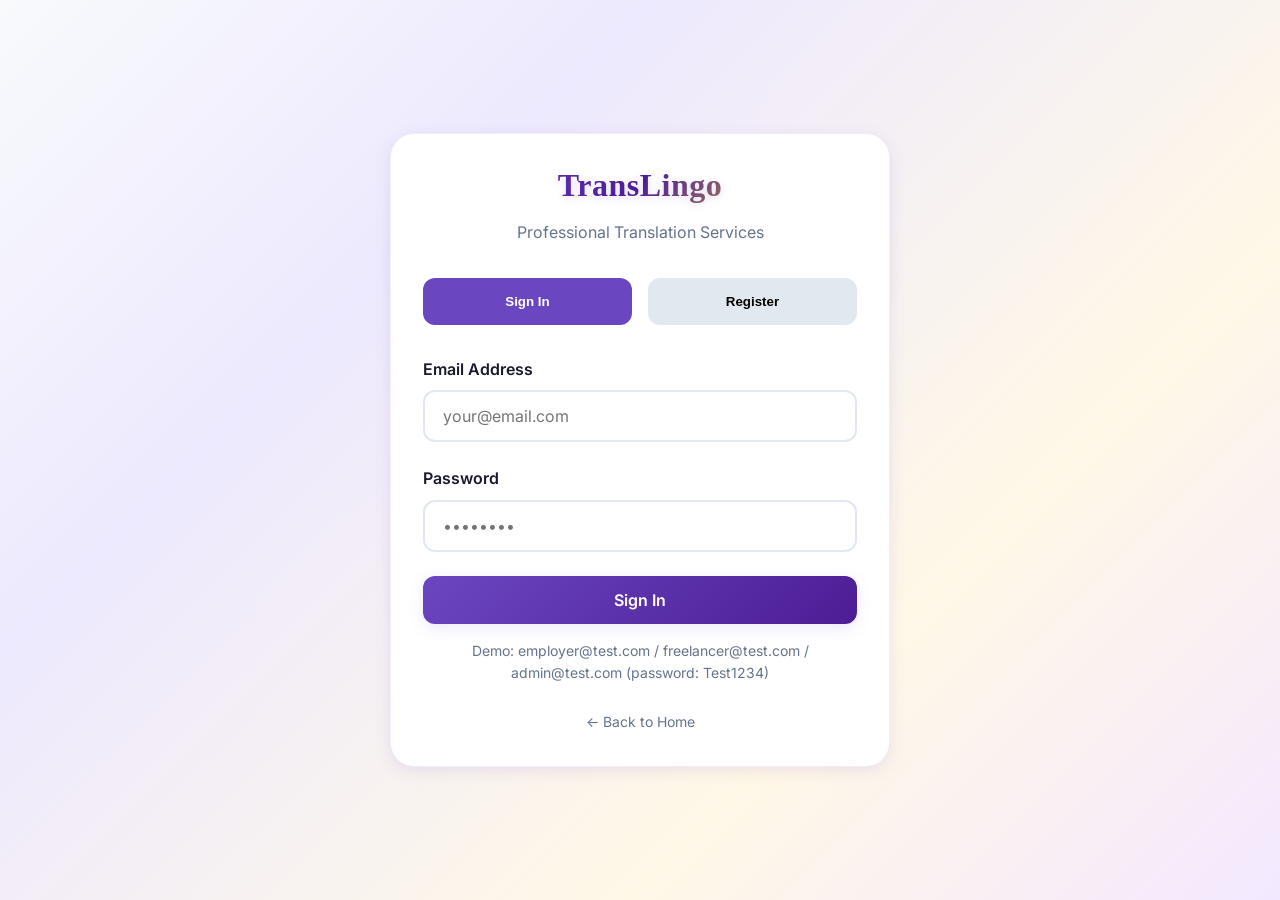
<file: translation-platform/admin-dashboard.html>
<!DOCTYPE html>
<html lang="en">

<head>
    <meta charset="UTF-8">
    <meta name="viewport" content="width=device-width, initial-scale=1.0">
    <title>Admin Dashboard - TransLingo</title>

    <!-- Google Fonts -->
    <link rel="preconnect" href="https://fonts.googleapis.com">
    <link rel="preconnect" href="https://fonts.gstatic.com" crossorigin>
    <link
        href="https://fonts.googleapis.com/css2?family=Inter:wght@400;500;600;700&family=Outfit:wght@700;800&display=swap"
        rel="stylesheet">

    <!-- Font Awesome -->
    <link rel="stylesheet" href="https://cdnjs.cloudflare.com/ajax/libs/font-awesome/6.5.1/css/all.min.css">

    <!-- Stylesheets -->
    <link rel="stylesheet" href="css/main.css">
    <link rel="stylesheet" href="css/components.css">
    <link rel="stylesheet" href="css/pages.css">
</head>

<body>
    <!-- Navigation -->
    <nav class="navbar">
        <div class="navbar-container">
            <div class="navbar-brand">TransLingo Admin</div>
            <ul class="navbar-menu">
                <li><a href="admin-dashboard.html">Dashboard</a></li>
            </ul>
            <div class="navbar-actions">
                <button class="btn btn-secondary btn-sm" id="userMenuBtn">
                    <span id="userName">Admin</span> ▾
                </button>
            </div>
        </div>
    </nav>

    <!-- Admin Dashboard -->
    <div class="admin-panel">
        <div class="container">
            <div class="dashboard-header">
                <h1 class="dashboard-title">Platform Administration</h1>
                <p class="dashboard-subtitle">Monitor and manage the TransLingo platform</p>
            </div>

            <!-- Platform Stats -->
            <div class="dashboard-stats" id="platformStats"></div>

            <!-- Tabs -->
            <div class="admin-tabs">
                <button class="admin-tab active" data-tab="overview">Overview</button>
                <button class="admin-tab" data-tab="users">Users</button>
                <button class="admin-tab" data-tab="transactions">Transactions</button>
                <button class="admin-tab" data-tab="jobs">Jobs</button>
            </div>

            <!-- Tab Content -->
            <div id="tabContent"></div>
        </div>
    </div>

    <!-- User Action Modal -->
    <div id="userActionModal" class="modal">
        <div class="modal-content">
            <div class="modal-header">
                <h2 class="modal-title">User Actions</h2>
                <button class="modal-close" onclick="UI.hideModal('userActionModal')">&times;</button>
            </div>
            <div id="userActionContent"></div>
        </div>
    </div>

    <!-- Scripts -->
    <script src="js/config.js"></script>
    <script src="js/utils.js"></script>
    <script src="js/storage.js"></script>
    <script src="js/auth.js"></script>
    <script src="js/ui.js"></script>
    <script src="js/jobs.js"></script>
    <script src="js/proposals.js"></script>
    <script src="js/payments.js"></script>
    <script src="js/admin.js"></script>
    <script src="js/sample-data.js"></script>

    <script>
        // Check authentication
        if (!Auth.requireAuth() || !Auth.hasRole(CONFIG.USER_ROLES.ADMIN)) {
            window.location.href = 'auth.html';
        }

        const currentUser = Auth.getCurrentUser();
        document.getElementById('userName').textContent = currentUser.firstName;

        // Load platform stats
        const stats = Admin.getPlatformStats();
        const revenue = Admin.getPlatformRevenue();

        document.getElementById('platformStats').innerHTML = `
            <div class="stat-card">
                <div class="stat-value">${stats.totalUsers}</div>
                <div class="stat-label">Total Users</div>
            </div>
            <div class="stat-card" style="background: linear-gradient(135deg, var(--success), #059669);">
                <div class="stat-value">${stats.totalJobs}</div>
                <div class="stat-label">Total Jobs</div>
            </div>
            <div class="stat-card" style="background: linear-gradient(135deg, var(--warning), #d97706);">
                <div class="stat-value">${stats.totalTransactions}</div>
                <div class="stat-label">Transactions</div>
            </div>
            <div class="stat-card" style="background: linear-gradient(135deg, var(--accent), #db2777);">
                <div class="stat-value">${Utils.formatCurrency(revenue)}</div>
                <div class="stat-label">Platform Revenue</div>
            </div>
        `;

        // Tab switching
        document.querySelectorAll('.admin-tab').forEach(tab => {
            tab.addEventListener('click', () => {
                document.querySelectorAll('.admin-tab').forEach(t => t.classList.remove('active'));
                tab.classList.add('active');
                loadTabContent(tab.dataset.tab);
            });
        });

        function loadTabContent(tabName) {
            const tabContent = document.getElementById('tabContent');

            switch (tabName) {
                case 'overview':
                    showOverview();
                    break;
                case 'users':
                    showUsers();
                    break;
                case 'transactions':
                    showTransactions();
                    break;
                case 'jobs':
                    showJobs();
                    break;
            }
        }

        function showOverview() {
            const tabContent = document.getElementById('tabContent');
            const users = Admin.getAllUsers();
            const jobs = Jobs.getAll();
            const transactions = Admin.getAllTransactions();

            const activeJobs = jobs.filter(j => j.status === CONFIG.JOB_STATUS.IN_PROGRESS).length;
            const completedJobs = jobs.filter(j => j.status === CONFIG.JOB_STATUS.COMPLETED).length;
            const employers = users.filter(u => u.role === CONFIG.USER_ROLES.EMPLOYER).length;
            const freelancers = users.filter(u => u.role === CONFIG.USER_ROLES.FREELANCER).length;

            tabContent.innerHTML = `
                <div class="row">
                    <div class="col-6">
                        <div class="card">
                            <h3>User Distribution</h3>
                            <div style="margin-top: var(--spacing-lg);">
                                <div class="d-flex justify-between mb-2">
                                    <span>Employers</span>
                                    <strong>${employers}</strong>
                                </div>
                                <div class="d-flex justify-between mb-2">
                                    <span>Freelancers</span>
                                    <strong>${freelancers}</strong>
                                </div>
                                <div class="d-flex justify-between">
                                    <span>Admins</span>
                                    <strong>${users.filter(u => u.role === CONFIG.USER_ROLES.ADMIN).length}</strong>
                                </div>
                            </div>
                        </div>
                    </div>
                    <div class="col-6">
                        <div class="card">
                            <h3>Job Statistics</h3>
                            <div style="margin-top: var(--spacing-lg);">
                                <div class="d-flex justify-between mb-2">
                                    <span>Open Jobs</span>
                                    <strong>${jobs.filter(j => j.status === CONFIG.JOB_STATUS.OPEN).length}</strong>
                                </div>
                                <div class="d-flex justify-between mb-2">
                                    <span>In Progress</span>
                                    <strong>${activeJobs}</strong>
                                </div>
                                <div class="d-flex justify-between">
                                    <span>Completed</span>
                                    <strong>${completedJobs}</strong>
                                </div>
                            </div>
                        </div>
                    </div>
                </div>

                <div class="card mt-3">
                    <h3>Recent Activity</h3>
                    <div class="data-table">
                        <table>
                            <thead>
                                <tr>
                                    <th>Date</th>
                                    <th>Type</th>
                                    <th>Description</th>
                                    <th>Amount</th>
                                </tr>
                            </thead>
                            <tbody>
                                ${transactions.slice(0, 10).map(t => {
                const job = Jobs.getById(t.jobId);
                return `
                                        <tr>
                                            <td>${Utils.formatDate(t.createdAt)}</td>
                                            <td><span class="badge badge-info">Transaction</span></td>
                                            <td>${job ? Utils.truncate(job.title, 50) : 'N/A'}</td>
                                            <td><strong>${Utils.formatCurrency(t.totalAmount)}</strong></td>
                                        </tr>
                                    `;
            }).join('')}
                            </tbody>
                        </table>
                    </div>
                </div>
            `;
        }

        function showUsers() {
            const tabContent = document.getElementById('tabContent');
            const users = Admin.getAllUsers();

            tabContent.innerHTML = `
                <div class="card">
                    <h2>User Management</h2>
                    <div class="data-table">
                        <table>
                            <thead>
                                <tr>
                                    <th>Name</th>
                                    <th>Email</th>
                                    <th>Role</th>
                                    <th>Status</th>
                                    <th>Joined</th>
                                    <th>Actions</th>
                                </tr>
                            </thead>
                            <tbody>
                                ${users.map(user => `
                                    <tr>
                                        <td><strong>${user.firstName} ${user.lastName}</strong></td>
                                        <td>${user.email}</td>
                                        <td><span class="badge badge-primary">${user.role}</span></td>
                                        <td>
                                            <span class="badge ${user.isActive ? 'badge-success' : 'badge-error'}">
                                                ${user.isActive ? 'Active' : 'Suspended'}
                                            </span>
                                            ${user.isVerified ? '<span class="badge badge-info ml-1">Verified</span>' : ''}
                                        </td>
                                        <td>${Utils.formatDate(user.createdAt)}</td>
                                        <td>
                                            ${user.role !== CONFIG.USER_ROLES.ADMIN ? `
                                                <button class="btn btn-sm btn-outline" onclick="manageUser('${user.id}')">
                                                    <i class="fas fa-cog"></i> Manage
                                                </button>
                                            ` : ''}
                                        </td>
                                    </tr>
                                `).join('')}
                            </tbody>
                        </table>
                    </div>
                </div>
            `;
        }

        function showTransactions() {
            const tabContent = document.getElementById('tabContent');
            const transactions = Admin.getAllTransactions();

            tabContent.innerHTML = `
                <div class="card">
                    <h2>Transaction Monitoring</h2>
                    <div class="data-table">
                        <table>
                            <thead>
                                <tr>
                                    <th>Date</th>
                                    <th>Job</th>
                                    <th>Employer</th>
                                    <th>Freelancer</th>
                                    <th>Amount</th>
                                    <th>Platform Fee</th>
                                    <th>Status</th>
                                </tr>
                            </thead>
                            <tbody>
                                ${transactions.map(t => {
                const job = Jobs.getById(t.jobId);
                const employer = Auth.getUserById(t.employerId);
                const freelancer = Auth.getUserById(t.freelancerId);
                const statusBadge = {
                    [CONFIG.PAYMENT_STATUS.PENDING]: 'badge-warning',
                    [CONFIG.PAYMENT_STATUS.HELD]: 'badge-info',
                    [CONFIG.PAYMENT_STATUS.RELEASED]: 'badge-success',
                    [CONFIG.PAYMENT_STATUS.REFUNDED]: 'badge-error'
                }[t.status] || 'badge-primary';

                return `
                                        <tr>
                                            <td>${Utils.formatDate(t.createdAt)}</td>
                                            <td>${job ? Utils.truncate(job.title, 30) : 'N/A'}</td>
                                            <td>${employer ? `${employer.firstName} ${employer.lastName}` : 'N/A'}</td>
                                            <td>${freelancer ? `${freelancer.firstName} ${freelancer.lastName}` : 'N/A'}</td>
                                            <td><strong>${Utils.formatCurrency(t.totalAmount)}</strong></td>
                                            <td>${Utils.formatCurrency(t.platformFee)}</td>
                                            <td><span class="badge ${statusBadge}">${t.status}</span></td>
                                        </tr>
                                    `;
            }).join('')}
                            </tbody>
                        </table>
                    </div>
                </div>
            `;
        }

        function showJobs() {
            const tabContent = document.getElementById('tabContent');
            const jobs = Jobs.getAll();

            tabContent.innerHTML = `
                <div class="card">
                    <h2>Job Management</h2>
                    <div class="data-table">
                        <table>
                            <thead>
                                <tr>
                                    <th>Title</th>
                                    <th>Employer</th>
                                    <th>Languages</th>
                                    <th>Budget</th>
                                    <th>Proposals</th>
                                    <th>Status</th>
                                    <th>Posted</th>
                                </tr>
                            </thead>
                            <tbody>
                                ${jobs.map(job => {
                const statusBadge = {
                    [CONFIG.JOB_STATUS.OPEN]: 'badge-success',
                    [CONFIG.JOB_STATUS.IN_PROGRESS]: 'badge-warning',
                    [CONFIG.JOB_STATUS.COMPLETED]: 'badge-info',
                    [CONFIG.JOB_STATUS.DISPUTED]: 'badge-error'
                }[job.status] || 'badge-primary';

                return `
                                        <tr>
                                            <td>
                                                <a href="job-detail.html?id=${job.id}" style="font-weight: 600;">
                                                    ${Utils.truncate(job.title, 40)}
                                                </a>
                                            </td>
                                            <td>${job.employerName}</td>
                                            <td>${job.sourceLang} → ${job.targetLang}</td>
                                            <td>${Utils.formatCurrency(job.budget)}</td>
                                            <td>${job.proposalCount}</td>
                                            <td><span class="badge ${statusBadge}">${job.status.replace('_', ' ')}</span></td>
                                            <td>${Utils.formatDate(job.createdAt)}</td>
                                        </tr>
                                    `;
            }).join('')}
                            </tbody>
                        </table>
                    </div>
                </div>
            `;
        }

        window.manageUser = function (userId) {
            const user = Auth.getUserById(userId);
            const modalContent = document.getElementById('userActionContent');

            modalContent.innerHTML = `
                <div>
                    <h3>${user.firstName} ${user.lastName}</h3>
                    <p><strong>Email:</strong> ${user.email}</p>
                    <p><strong>Role:</strong> ${user.role}</p>
                    <p><strong>Status:</strong> ${user.isActive ? 'Active' : 'Suspended'}</p>
                    <p><strong>Verified:</strong> ${user.isVerified ? 'Yes' : 'No'}</p>

                    <div style="margin-top: var(--spacing-xl); display: flex; gap: var(--spacing-md);">
                        ${!user.isVerified ? `
                            <button class="btn btn-success" onclick="verifyUser('${userId}')">
                                <i class="fas fa-check-circle"></i> Verify User
                            </button>
                        ` : ''}
                        ${user.isActive ? `
                            <button class="btn btn-warning" onclick="suspendUser('${userId}')">
                                <i class="fas fa-ban"></i> Suspend User
                            </button>
                        ` : `
                            <button class="btn btn-success" onclick="activateUser('${userId}')">
                                <i class="fas fa-check"></i> Activate User
                            </button>
                        `}
                    </div>
                </div>
            `;

            UI.showModal('userActionModal');
        };

        window.verifyUser = function (userId) {
            const result = Admin.verifyUser(userId);
            if (result.success) {
                UI.showToast('User verified successfully', 'success');
                UI.hideModal('userActionModal');
                showUsers();
            } else {
                UI.showToast(result.error, 'error');
            }
        };

        window.suspendUser = function (userId) {
            UI.confirm('Suspend this user?', () => {
                const result = Admin.suspendUser(userId);
                if (result.success) {
                    UI.showToast('User suspended', 'success');
                    UI.hideModal('userActionModal');
                    showUsers();
                } else {
                    UI.showToast(result.error, 'error');
                }
            });
        };

        window.activateUser = function (userId) {
            const result = Admin.activateUser(userId);
            if (result.success) {
                UI.showToast('User activated', 'success');
                UI.hideModal('userActionModal');
                showUsers();
            } else {
                UI.showToast(result.error, 'error');
            }
        };

        // Initial load
        showOverview();

        // Logout
        document.getElementById('userMenuBtn').addEventListener('click', () => {
            if (confirm('Do you want to logout?')) {
                Auth.logout();
            }
        });
    </script>
</body>

</html>
</file>
<file: translation-platform/css/main.css>
/* Main Stylesheet - TransLingo Platform - Royal Edition */

/* ==================== CSS VARIABLES ==================== */
:root {
    /* Royal Color Palette */
    --primary: #6B46C1;
    --primary-dark: #553C9A;
    --primary-light: #9F7AEA;
    --secondary: #D946EF;
    --accent: #F59E0B;
    --gold: #FFD700;
    --gold-light: #FFEAA7;
    --gold-dark: #D4AF37;
    --royal-purple: #4C1D95;
    --royal-blue: #1E3A8A;

    /* Neutral Colors with warmth */
    --dark: #1A1A2E;
    --dark-light: #16213E;
    --gray: #64748B;
    --gray-light: #94A3B8;
    --gray-lighter: #E2E8F0;
    --white: #FFFFFF;
    --cream: #FFF8E7;

    /* Status Colors */
    --success: #059669;
    --warning: #F59E0B;
    --error: #DC2626;
    --info: #0EA5E9;

    /* Premium Typography */
    --font-primary: 'Inter', -apple-system, BlinkMacSystemFont, 'Segoe UI', sans-serif;
    --font-heading: 'Playfair Display', Georgia, serif;
    --font-accent: 'Cinzel', serif;

    /* Spacing */
    --spacing-xs: 0.25rem;
    --spacing-sm: 0.5rem;
    --spacing-md: 1rem;
    --spacing-lg: 1.5rem;
    --spacing-xl: 2rem;
    --spacing-2xl: 3rem;
    --spacing-3xl: 4rem;

    /* Border Radius */
    --radius-sm: 0.5rem;
    --radius-md: 0.75rem;
    --radius-lg: 1rem;
    --radius-xl: 1.5rem;
    --radius-full: 9999px;

    /* Luxurious Shadows */
    --shadow-sm: 0 2px 8px rgba(107, 70, 193, 0.08);
    --shadow-md: 0 4px 16px rgba(107, 70, 193, 0.12);
    --shadow-lg: 0 12px 32px rgba(107, 70, 193, 0.18);
    --shadow-xl: 0 20px 48px rgba(107, 70, 193, 0.25);
    --shadow-gold: 0 8px 32px rgba(255, 215, 0, 0.3);

    /* Smooth Transitions */
    --transition-fast: 0.2s cubic-bezier(0.4, 0, 0.2, 1);
    --transition-base: 0.4s cubic-bezier(0.4, 0, 0.2, 1);
    --transition-slow: 0.6s cubic-bezier(0.4, 0, 0.2, 1);

    /* Z-index */
    --z-dropdown: 1000;
    --z-modal: 2000;
    --z-toast: 3000;
}

/* ==================== RESET & BASE ==================== */
* {
    margin: 0;
    padding: 0;
    box-sizing: border-box;
}

html {
    font-size: 16px;
    scroll-behavior: smooth;
}

body {
    font-family: var(--font-primary);
    color: var(--dark);
    background: linear-gradient(135deg, #F8FAFC 0%, #EDE9FE 30%, #FFF8E7 70%, #F3E8FF 100%);
    background-attachment: fixed;
    line-height: 1.6;
    -webkit-font-smoothing: antialiased;
    -moz-osx-font-smoothing: grayscale;
}

/* ==================== TYPOGRAPHY ==================== */
h1,
h2,
h3,
h4,
h5,
h6 {
    font-family: var(--font-heading);
    font-weight: 700;
    line-height: 1.2;
    margin-bottom: var(--spacing-md);
    color: var(--dark);
    letter-spacing: -0.02em;
}

h1 {
    font-size: 3rem;
}

h2 {
    font-size: 2.25rem;
}

h3 {
    font-size: 1.875rem;
}

h4 {
    font-size: 1.5rem;
}

h5 {
    font-size: 1.25rem;
}

h6 {
    font-size: 1rem;
}

p {
    margin-bottom: var(--spacing-md);
}

a {
    color: var(--primary);
    text-decoration: none;
    transition: color var(--transition-fast);
}

a:hover {
    color: var(--primary-dark);
}

/* ==================== LAYOUT ==================== */
.container {
    width: 100%;
    max-width: 1200px;
    margin: 0 auto;
    padding: 0 var(--spacing-lg);
}

.container-fluid {
    width: 100%;
    padding: 0 var(--spacing-lg);
}

.row {
    display: flex;
    flex-wrap: wrap;
    margin: 0 calc(var(--spacing-md) * -1);
}

.col {
    flex: 1;
    padding: 0 var(--spacing-md);
}

.col-2 {
    flex: 0 0 16.666%;
    max-width: 16.666%;
}

.col-3 {
    flex: 0 0 25%;
    max-width: 25%;
}

.col-4 {
    flex: 0 0 33.333%;
    max-width: 33.333%;
}

.col-6 {
    flex: 0 0 50%;
    max-width: 50%;
}

.col-8 {
    flex: 0 0 66.666%;
    max-width: 66.666%;
}

.col-9 {
    flex: 0 0 75%;
    max-width: 75%;
}

.col-12 {
    flex: 0 0 100%;
    max-width: 100%;
}

/* ==================== UTILITIES ==================== */
.text-center {
    text-align: center;
}

.text-left {
    text-align: left;
}

.text-right {
    text-align: right;
}

.mt-1 {
    margin-top: var(--spacing-sm);
}

.mt-2 {
    margin-top: var(--spacing-md);
}

.mt-3 {
    margin-top: var(--spacing-lg);
}

.mt-4 {
    margin-top: var(--spacing-xl);
}

.mb-1 {
    margin-bottom: var(--spacing-sm);
}

.mb-2 {
    margin-bottom: var(--spacing-md);
}

.mb-3 {
    margin-bottom: var(--spacing-lg);
}

.mb-4 {
    margin-bottom: var(--spacing-xl);
}

.p-1 {
    padding: var(--spacing-sm);
}

.p-2 {
    padding: var(--spacing-md);
}

.p-3 {
    padding: var(--spacing-lg);
}

.p-4 {
    padding: var(--spacing-xl);
}

.d-flex {
    display: flex;
}

.flex-column {
    flex-direction: column;
}

.flex-wrap {
    flex-wrap: wrap;
}

.align-center {
    align-items: center;
}

.justify-center {
    justify-content: center;
}

.justify-between {
    justify-content: space-between;
}

.gap-1 {
    gap: var(--spacing-sm);
}

.gap-2 {
    gap: var(--spacing-md);
}

.gap-3 {
    gap: var(--spacing-lg);
}

.hidden {
    display: none;
}

/* ==================== BUTTONS ==================== */
.btn {
    display: inline-flex;
    align-items: center;
    justify-content: center;
    gap: var(--spacing-sm);
    padding: 0.875rem 1.75rem;
    font-size: 1rem;
    font-weight: 600;
    border: none;
    border-radius: var(--radius-md);
    cursor: pointer;
    transition: all var(--transition-base);
    text-decoration: none;
    font-family: var(--font-primary);
    position: relative;
    overflow: hidden;
}

.btn::before {
    content: '';
    position: absolute;
    top: 50%;
    left: 50%;
    width: 0;
    height: 0;
    border-radius: 50%;
    background: rgba(255, 255, 255, 0.3);
    transform: translate(-50%, -50%);
    transition: width 0.6s, height 0.6s;
}

.btn:hover::before {
    width: 300px;
    height: 300px;
}

.btn:disabled {
    opacity: 0.5;
    cursor: not-allowed;
}

.btn-primary {
    background: linear-gradient(135deg, var(--primary) 0%, var(--royal-purple) 100%);
    color: var(--white);
    box-shadow: var(--shadow-md);
}

.btn-primary:hover:not(:disabled) {
    transform: translateY(-3px);
    box-shadow: var(--shadow-xl);
}

.btn-secondary {
    background: linear-gradient(135deg, var(--gray-light) 0%, var(--gray) 100%);
    color: var(--dark);
}

.btn-secondary:hover:not(:disabled) {
    background: linear-gradient(135deg, var(--gray) 0%, var(--dark-light) 100%);
    color: var(--white);
    transform: translateY(-2px);
}

.btn-success {
    background: linear-gradient(135deg, var(--success) 0%, #047857 100%);
    color: var(--white);
    box-shadow: var(--shadow-md);
}

.btn-danger {
    background: linear-gradient(135deg, var(--error) 0%, #B91C1C 100%);
    color: var(--white);
    box-shadow: var(--shadow-md);
}

.btn-outline {
    background: transparent;
    border: 2px solid var(--primary);
    color: var(--primary);
}

.btn-outline:hover:not(:disabled) {
    background: var(--primary);
    color: var(--white);
    transform: translateY(-2px);
}

.btn-sm {
    padding: 0.625rem 1.25rem;
    font-size: 0.875rem;
}

.btn-lg {
    padding: 1.125rem 2.25rem;
    font-size: 1.125rem;
}

.btn.loading {
    position: relative;
    color: transparent;
}

.btn.loading::after {
    content: '';
    position: absolute;
    width: 1rem;
    height: 1rem;
    border: 2px solid currentColor;
    border-radius: 50%;
    border-top-color: transparent;
    animation: spin 0.6s linear infinite;
}

@keyframes spin {
    to {
        transform: rotate(360deg);
    }
}

/* ==================== FORMS ==================== */
.form-group {
    margin-bottom: var(--spacing-lg);
}

label {
    display: block;
    margin-bottom: var(--spacing-sm);
    font-weight: 600;
    color: var(--dark);
}

input[type="text"],
input[type="email"],
input[type="password"],
input[type="number"],
input[type="date"],
input[type="tel"],
input[type="url"],
select,
textarea {
    width: 100%;
    padding: 0.875rem 1.125rem;
    font-size: 1rem;
    font-family: var(--font-primary);
    color: var(--dark);
    background: var(--white);
    border: 2px solid var(--gray-lighter);
    border-radius: var(--radius-md);
    transition: all var(--transition-base);
}

input:focus,
select:focus,
textarea:focus {
    outline: none;
    border-color: var(--primary);
    box-shadow: 0 0 0 4px rgba(107, 70, 193, 0.1);
}

input.error,
select.error,
textarea.error {
    border-color: var(--error);
}

.field-error {
    color: var(--error);
    font-size: 0.875rem;
    margin-top: var(--spacing-xs);
}

textarea {
    resize: vertical;
    min-height: 120px;
}

/* ==================== CARDS ==================== */
.card {
    background: var(--white);
    border-radius: var(--radius-xl);
    box-shadow: var(--shadow-md);
    padding: var(--spacing-xl);
    transition: all var(--transition-base);
    border: 1px solid rgba(107, 70, 193, 0.1);
}

.card:hover {
    box-shadow: var(--shadow-lg);
    transform: translateY(-4px);
}

.card-header {
    margin-bottom: var(--spacing-lg);
    padding-bottom: var(--spacing-lg);
    border-bottom: 2px solid var(--gray-lighter);
}

.card-title {
    font-size: 1.5rem;
    margin-bottom: 0;
}

.card-body {
    margin-bottom: var(--spacing-lg);
}

.card-footer {
    margin-top: var(--spacing-lg);
    padding-top: var(--spacing-lg);
    border-top: 2px solid var(--gray-lighter);
}

/* ==================== BADGES ==================== */
.badge {
    display: inline-flex;
    align-items: center;
    padding: 0.375rem 0.875rem;
    font-size: 0.75rem;
    font-weight: 700;
    border-radius: var(--radius-full);
    text-transform: uppercase;
    letter-spacing: 0.5px;
}

.badge-primary {
    background: linear-gradient(135deg, var(--primary-light), var(--primary));
    color: var(--white);
}

.badge-success {
    background: linear-gradient(135deg, #6EE7B7, var(--success));
    color: var(--white);
}

.badge-warning {
    background: linear-gradient(135deg, var(--gold-light), var(--warning));
    color: #78350F;
}

.badge-error {
    background: linear-gradient(135deg, #FCA5A5, var(--error));
    color: var(--white);
}

.badge-info {
    background: linear-gradient(135deg, #7DD3FC, var(--info));
    color: var(--white);
}

/* ==================== RESPONSIVE ==================== */
@media (max-width: 768px) {
    h1 {
        font-size: 2.25rem;
    }

    h2 {
        font-size: 1.875rem;
    }

    h3 {
        font-size: 1.5rem;
    }

    .col-2,
    .col-3,
    .col-4,
    .col-6,
    .col-8,
    .col-9 {
        flex: 0 0 100%;
        max-width: 100%;
    }

    .container {
        padding: 0 var(--spacing-md);
    }
}

@media (max-width: 480px) {
    html {
        font-size: 14px;
    }

    .btn {
        padding: 0.75rem 1.5rem;
    }
}
</file>
<file: translation-platform/css/components.css>
/* Component Styles - TransLingo Platform - Royal Edition */

/* ==================== NAVIGATION ==================== */
.navbar {
    background: rgba(255, 255, 255, 0.95);
    backdrop-filter: blur(20px);
    -webkit-backdrop-filter: blur(20px);
    box-shadow: 0 4px 24px rgba(107, 70, 193, 0.15);
    border-bottom: 1px solid rgba(107, 70, 193, 0.1);
    position: sticky;
    top: 0;
    z-index: 100;
}

.navbar-container {
    display: flex;
    align-items: center;
    justify-content: space-between;
    padding: var(--spacing-lg) var(--spacing-xl);
    max-width: 1400px;
    margin: 0 auto;
}

.navbar-brand {
    font-size: 1.75rem;
    font-weight: 800;
    font-family: var(--font-accent);
    background: linear-gradient(135deg, var(--primary) 0%, var(--royal-purple) 50%, var(--gold) 100%);
    -webkit-background-clip: text;
    -webkit-text-fill-color: transparent;
    background-clip: text;
    letter-spacing: 0.5px;
    text-shadow: 0 2px 8px rgba(107, 70, 193, 0.2);
}

.navbar-menu {
    display: flex;
    align-items: center;
    gap: var(--spacing-xl);
    list-style: none;
}

.navbar-menu a {
    color: var(--dark);
    font-weight: 600;
    transition: all var(--transition-fast);
    position: relative;
    padding: 0.5rem 0;
}

.navbar-menu a::after {
    content: '';
    position: absolute;
    bottom: 0;
    left: 0;
    width: 0;
    height: 2px;
    background: linear-gradient(90deg, var(--primary), var(--gold));
    transition: width var(--transition-base);
}

.navbar-menu a:hover {
    color: var(--primary);
}

.navbar-menu a:hover::after {
    width: 100%;
}

.navbar-actions {
    display: flex;
    align-items: center;
    gap: var(--spacing-lg);
}

.notification-icon {
    position: relative;
    cursor: pointer;
    font-size: 1.375rem;
    color: var(--dark);
    transition: all var(--transition-fast);
}

.notification-icon:hover {
    color: var(--primary);
    transform: scale(1.1);
}

.notification-badge {
    position: absolute;
    top: -8px;
    right: -8px;
    background: linear-gradient(135deg, var(--error), #B91C1C);
    color: var(--white);
    font-size: 0.625rem;
    font-weight: 700;
    padding: 0.25rem 0.5rem;
    border-radius: var(--radius-full);
    min-width: 20px;
    text-align: center;
    box-shadow: 0 2px 8px rgba(220, 38, 38, 0.4);
}


/* ==================== JOB CARDS ==================== */
.job-card {
    background: var(--white);
    border-radius: var(--radius-xl);
    padding: var(--spacing-xl);
    box-shadow: var(--shadow-md);
    transition: all var(--transition-base);
    cursor: pointer;
    border: 2px solid rgba(107, 70, 193, 0.1);
    position: relative;
    overflow: hidden;
}

.job-card::before {
    content: '';
    position: absolute;
    top: 0;
    left: 0;
    width: 100%;
    height: 4px;
    background: linear-gradient(90deg, var(--primary), var(--gold));
    transform: scaleX(0);
    transition: transform var(--transition-base);
}

.job-card:hover {
    box-shadow: var(--shadow-xl);
    transform: translateY(-6px);
    border-color: rgba(255, 215, 0, 0.3);
}

.job-card:hover::before {
    transform: scaleX(1);
}

.job-card-header {
    display: flex;
    justify-content: space-between;
    align-items: flex-start;
    margin-bottom: var(--spacing-md);
}

.job-card-title {
    font-size: 1.375rem;
    font-weight: 700;
    color: var(--dark);
    margin-bottom: var(--spacing-sm);
    font-family: var(--font-heading);
}

.job-card-meta {
    display: flex;
    gap: var(--spacing-lg);
    flex-wrap: wrap;
    margin-bottom: var(--spacing-md);
    font-size: 0.875rem;
    color: var(--gray);
}

.job-card-meta-item {
    display: flex;
    align-items: center;
    gap: var(--spacing-xs);
}

.job-card-description {
    color: var(--dark-light);
    margin-bottom: var(--spacing-md);
    line-height: 1.7;
}

.job-card-footer {
    display: flex;
    justify-content: space-between;
    align-items: center;
    padding-top: var(--spacing-md);
    border-top: 2px solid var(--gray-lighter);
}

.job-card-price {
    font-size: 1.75rem;
    font-weight: 800;
    background: linear-gradient(135deg, var(--primary), var(--gold));
    -webkit-background-clip: text;
    -webkit-text-fill-color: transparent;
    background-clip: text;
}

.job-card-languages {
    display: flex;
    gap: var(--spacing-sm);
    margin-bottom: var(--spacing-md);
    flex-wrap: wrap;
}

.language-badge {
    background: linear-gradient(135deg, var(--primary-light), var(--primary));
    color: var(--white);
    padding: 0.375rem 0.875rem;
    border-radius: var(--radius-full);
    font-size: 0.875rem;
    font-weight: 600;
    box-shadow: 0 2px 8px rgba(107, 70, 193, 0.2);
}

/* ==================== MODALS ==================== */
.modal {
    display: none;
    position: fixed;
    top: 0;
    left: 0;
    width: 100%;
    height: 100%;
    background: rgba(0, 0, 0, 0.5);
    z-index: var(--z-modal);
    align-items: center;
    justify-content: center;
    backdrop-filter: blur(4px);
}

.modal.active {
    display: flex;
}

.modal-content {
    background: var(--white);
    border-radius: var(--radius-xl);
    padding: var(--spacing-2xl);
    max-width: 600px;
    width: 90%;
    max-height: 90vh;
    overflow-y: auto;
    box-shadow: var(--shadow-xl);
    animation: modalSlideIn 0.3s ease;
}

@keyframes modalSlideIn {
    from {
        opacity: 0;
        transform: translateY(-20px);
    }

    to {
        opacity: 1;
        transform: translateY(0);
    }
}

.modal-header {
    display: flex;
    justify-content: space-between;
    align-items: center;
    margin-bottom: var(--spacing-xl);
}

.modal-title {
    font-size: 1.75rem;
    margin-bottom: 0;
}

.modal-close {
    background: none;
    border: none;
    font-size: 1.5rem;
    cursor: pointer;
    color: var(--gray);
    transition: color var(--transition-fast);
}

.modal-close:hover {
    color: var(--dark);
}

/* ==================== TOAST NOTIFICATIONS ==================== */
.toast {
    position: fixed;
    bottom: -100px;
    right: var(--spacing-xl);
    background: var(--white);
    padding: var(--spacing-lg);
    border-radius: var(--radius-lg);
    box-shadow: var(--shadow-xl);
    z-index: var(--z-toast);
    min-width: 300px;
    transition: bottom var(--transition-base);
}

.toast.show {
    bottom: var(--spacing-xl);
}

.toast-success {
    border-left: 4px solid var(--success);
}

.toast-error {
    border-left: 4px solid var(--error);
}

.toast-warning {
    border-left: 4px solid var(--warning);
}

.toast-info {
    border-left: 4px solid var(--info);
}

/* ==================== STARS RATING ==================== */
.stars {
    display: inline-flex;
    gap: 0.125rem;
    font-size: 1.25rem;
}

.star {
    color: var(--gray-light);
}

.star.filled {
    color: var(--warning);
}

.star.half {
    background: linear-gradient(90deg, var(--warning) 50%, var(--gray-light) 50%);
    -webkit-background-clip: text;
    -webkit-text-fill-color: transparent;
    background-clip: text;
}

/* ==================== PAGINATION ==================== */
.pagination {
    display: flex;
    gap: var(--spacing-sm);
    justify-content: center;
    margin-top: var(--spacing-xl);
}

.pagination-btn {
    padding: 0.5rem 0.75rem;
    border: 2px solid var(--gray-light);
    background: var(--white);
    color: var(--dark);
    border-radius: var(--radius-md);
    cursor: pointer;
    transition: all var(--transition-fast);
    font-weight: 600;
}

.pagination-btn:hover:not(:disabled) {
    border-color: var(--primary);
    color: var(--primary);
}

.pagination-btn.active {
    background: var(--primary);
    border-color: var(--primary);
    color: var(--white);
}

.pagination-btn:disabled {
    opacity: 0.3;
    cursor: not-allowed;
}

/* ==================== EMPTY STATE ==================== */
.empty-state {
    text-align: center;
    padding: var(--spacing-3xl) var(--spacing-xl);
    color: var(--gray);
}

.empty-state p {
    font-size: 1.125rem;
    margin-top: var(--spacing-md);
}

/* ==================== FILTERS ==================== */
.filters {
    background: var(--white);
    padding: var(--spacing-xl);
    border-radius: var(--radius-lg);
    box-shadow: var(--shadow-md);
    margin-bottom: var(--spacing-xl);
}

.filter-group {
    margin-bottom: var(--spacing-md);
}

.filter-group:last-child {
    margin-bottom: 0;
}

/* ==================== STATS CARDS ==================== */
.stat-card {
    background: linear-gradient(135deg, var(--primary), var(--secondary));
    color: var(--white);
    padding: var(--spacing-xl);
    border-radius: var(--radius-lg);
    box-shadow: var(--shadow-lg);
}

.stat-value {
    font-size: 2.5rem;
    font-weight: 700;
    margin-bottom: var(--spacing-sm);
}

.stat-label {
    font-size: 1rem;
    opacity: 0.9;
}

/* ==================== MESSAGE BUBBLE ==================== */
.message-bubble {
    max-width: 70%;
    padding: var(--spacing-md);
    border-radius: var(--radius-lg);
    margin-bottom: var(--spacing-md);
}

.message-bubble.sent {
    background: var(--primary);
    color: var(--white);
    margin-left: auto;
    border-bottom-right-radius: 0;
}

.message-bubble.received {
    background: var(--gray-lighter);
    color: var(--dark);
    border-bottom-left-radius: 0;
}

.message-time {
    font-size: 0.75rem;
    opacity: 0.7;
    margin-top: var(--spacing-xs);
}

/* ==================== CONFIRM DIALOG ==================== */
.confirm-overlay {
    position: fixed;
    top: 0;
    left: 0;
    width: 100%;
    height: 100%;
    background: rgba(0, 0, 0, 0.5);
    display: flex;
    align-items: center;
    justify-content: center;
    z-index: var(--z-modal);
    backdrop-filter: blur(4px);
}

.confirm-dialog {
    background: var(--white);
    padding: var(--spacing-2xl);
    border-radius: var(--radius-xl);
    max-width: 400px;
    width: 90%;
    box-shadow: var(--shadow-xl);
}

.confirm-message {
    font-size: 1.125rem;
    margin-bottom: var(--spacing-xl);
    color: var(--dark);
}

.confirm-actions {
    display: flex;
    gap: var(--spacing-md);
    justify-content: flex-end;
}

/* ==================== FILE UPLOAD ==================== */
.file-upload {
    border: 2px dashed var(--gray-light);
    border-radius: var(--radius-lg);
    padding: var(--spacing-2xl);
    text-align: center;
    cursor: pointer;
    transition: all var(--transition-base);
}

.file-upload:hover {
    border-color: var(--primary);
    background: rgba(99, 102, 241, 0.05);
}

.file-upload.dragover {
    border-color: var(--primary);
    background: rgba(99, 102, 241, 0.1);
}

.file-list {
    margin-top: var(--spacing-md);
}

.file-item {
    display: flex;
    align-items: center;
    justify-content: space-between;
    padding: var(--spacing-md);
    background: var(--gray-lighter);
    border-radius: var(--radius-md);
    margin-bottom: var(--spacing-sm);
}

.file-item-name {
    font-weight: 600;
}

.file-item-size {
    color: var(--gray);
    font-size: 0.875rem;
}

/* ==================== PROGRESS BAR ==================== */
.progress {
    width: 100%;
    height: 8px;
    background: var(--gray-lighter);
    border-radius: var(--radius-full);
    overflow: hidden;
}

.progress-bar {
    height: 100%;
    background: linear-gradient(90deg, var(--primary), var(--secondary));
    transition: width var(--transition-slow);
}

/* ==================== LOADING STATES ==================== */
.loading-spinner {
    display: inline-block;
    width: 20px;
    height: 20px;
    border: 3px solid rgba(255, 255, 255, 0.3);
    border-radius: 50%;
    border-top-color: white;
    animation: spin 0.8s linear infinite;
}

@keyframes spin {
    to {
        transform: rotate(360deg);
    }
}

.skeleton {
    background: linear-gradient(90deg, var(--gray-lighter) 25%, var(--gray-light) 50%, var(--gray-lighter) 75%);
    background-size: 200% 100%;
    animation: shimmer 1.5s infinite;
    border-radius: var(--radius-md);
}

@keyframes shimmer {
    0% {
        background-position: 200% 0;
    }

    100% {
        background-position: -200% 0;
    }
}

.skeleton-text {
    height: 1rem;
    margin-bottom: var(--spacing-sm);
}

.skeleton-title {
    height: 1.5rem;
    width: 60%;
    margin-bottom: var(--spacing-md);
}

/* ==================== MESSAGING INTERFACE ==================== */
.messages-container {
    height: calc(100vh - 80px);
}

.conversation-item {
    padding: var(--spacing-lg);
    border-bottom: 1px solid var(--gray-lighter);
    cursor: pointer;
    transition: background var(--transition-fast);
    display: flex;
    align-items: center;
}

.conversation-item:hover {
    background: var(--gray-lighter);
}

.conversation-item.active {
    background: rgba(99, 102, 241, 0.1);
    border-left: 4px solid var(--primary);
}

.chat-header {
    padding: var(--spacing-lg);
    border-bottom: 1px solid var(--gray-lighter);
    display: flex;
    justify-content: space-between;
    align-items: center;
    background: var(--white);
}

.chat-messages {
    background: #f8f9fa;
    padding: var(--spacing-lg);
    overflow-y: auto;
}

.message {
    margin-bottom: var(--spacing-lg);
    display: flex;
    flex-direction: column;
    animation: messageSlideIn 0.3s ease;
}

@keyframes messageSlideIn {
    from {
        opacity: 0;
        transform: translateY(10px);
    }

    to {
        opacity: 1;
        transform: translateY(0);
    }
}

.message-own {
    align-items: flex-end;
}

.message-other {
    align-items: flex-start;
}

.message-content {
    max-width: 70%;
    padding: var(--spacing-md) var(--spacing-lg);
    border-radius: var(--radius-lg);
    word-wrap: break-word;
}

.message-own .message-content {
    background: var(--primary);
    color: var(--white);
    border-bottom-right-radius: 4px;
}

.message-other .message-content {
    background: var(--white);
    color: var(--dark);
    border-bottom-left-radius: 4px;
    box-shadow: var(--shadow-sm);
}

.message-time {
    font-size: 0.75rem;
    color: var(--gray);
    margin-top: var(--spacing-xs);
    padding: 0 var(--spacing-sm);
}

.chat-input {
    background: var(--white);
    border-top: 1px solid var(--gray-lighter);
}

/* ==================== FILTERS PANEL ==================== */
.filters-panel {
    background: var(--white);
    padding: var(--spacing-lg);
    border-radius: var(--radius-lg);
    box-shadow: var(--shadow-md);
    position: sticky;
    top: 100px;
}

.filter-input,
.filter-select {
    width: 100%;
    padding: var(--spacing-sm) var(--spacing-md);
    border: 2px solid var(--gray-light);
    border-radius: var(--radius-md);
    font-size: 0.875rem;
    transition: border-color var(--transition-fast);
}

.filter-input:focus,
.filter-select:focus {
    outline: none;
    border-color: var(--primary);
}

/* ==================== JOB LISTING ==================== */
.job-listing {
    padding: var(--spacing-2xl) 0;
    background: var(--gray-lighter);
    min-height: calc(100vh - 80px);
}

/* ==================== JOB DETAIL ==================== */
.job-detail {
    padding: var(--spacing-2xl) 0;
    background: var(--gray-lighter);
    min-height: calc(100vh - 80px);
}

.job-detail-header {
    background: var(--white);
    padding: var(--spacing-2xl);
    border-radius: var(--radius-lg);
    box-shadow: var(--shadow-md);
    margin-bottom: var(--spacing-xl);
}

.job-detail-title {
    font-size: 2rem;
    margin-bottom: var(--spacing-md);
}

.job-detail-content {
    background: var(--white);
    padding: var(--spacing-2xl);
    border-radius: var(--radius-lg);
    box-shadow: var(--shadow-md);
    margin-bottom: var(--spacing-xl);
}

.job-detail-sidebar {
    position: sticky;
    top: 100px;
}

/* ==================== ADMIN PANEL ==================== */
.admin-panel {
    padding: var(--spacing-2xl) 0;
    background: var(--gray-lighter);
    min-height: calc(100vh - 80px);
}

.admin-tabs {
    display: flex;
    gap: var(--spacing-sm);
    margin-bottom: var(--spacing-xl);
    border-bottom: 2px solid var(--gray-lighter);
}

.admin-tab {
    padding: var(--spacing-md) var(--spacing-xl);
    background: none;
    border: none;
    border-bottom: 3px solid transparent;
    cursor: pointer;
    font-weight: 600;
    color: var(--gray);
    transition: all var(--transition-fast);
}

.admin-tab:hover {
    color: var(--primary);
}

.admin-tab.active {
    color: var(--primary);
    border-bottom-color: var(--primary);
}

/* ==================== DATA TABLE ==================== */
.data-table {
    overflow-x: auto;
}

.data-table table {
    width: 100%;
    border-collapse: collapse;
}

.data-table th,
.data-table td {
    padding: var(--spacing-md);
    text-align: left;
    border-bottom: 1px solid var(--gray-lighter);
}

.data-table th {
    background: var(--gray-lighter);
    font-weight: 700;
    color: var(--dark);
}

.data-table tr:hover {
    background: rgba(99, 102, 241, 0.05);
}

/* ==================== PROPOSAL FORM ==================== */
.proposal-form {
    background: var(--white);
    padding: var(--spacing-2xl);
    border-radius: var(--radius-lg);
    box-shadow: var(--shadow-md);
    margin-top: var(--spacing-2xl);
}

/* ==================== ANIMATIONS ==================== */
@keyframes fadeIn {
    from {
        opacity: 0;
    }

    to {
        opacity: 1;
    }
}

@keyframes slideUp {
    from {
        opacity: 0;
        transform: translateY(20px);
    }

    to {
        opacity: 1;
        transform: translateY(0);
    }
}

@keyframes pulse {

    0%,
    100% {
        opacity: 1;
    }

    50% {
        opacity: 0.5;
    }
}

.fade-in {
    animation: fadeIn 0.5s ease;
}

.slide-up {
    animation: slideUp 0.5s ease;
}

/* ==================== RESPONSIVE ==================== */
@media (max-width: 768px) {
    .navbar-menu {
        display: none;
    }

    .job-card {
        padding: var(--spacing-lg);
    }

    .modal-content {
        padding: var(--spacing-lg);
    }

    .message-bubble {
        max-width: 85%;
    }

    .toast {
        right: var(--spacing-md);
        left: var(--spacing-md);
        min-width: auto;
    }

    .message-content {
        max-width: 85%;
    }

    .filters-panel {
        position: static;
        margin-bottom: var(--spacing-lg);
    }

    .job-detail-sidebar {
        position: static;
    }

    .admin-tabs {
        overflow-x: auto;
        flex-wrap: nowrap;
    }
}
</file>
<file: translation-platform/css/pages.css>
/* Page-Specific Styles - TransLingo Platform */

/* ==================== LANDING PAGE ==================== */
.hero {
    background: linear-gradient(135deg, var(--primary) 0%, var(--secondary) 100%);
    color: var(--white);
    padding: var(--spacing-3xl) 0;
    text-align: center;
}

.hero-title {
    font-size: 3.5rem;
    margin-bottom: var(--spacing-lg);
    color: var(--white);
}

.hero-subtitle {
    font-size: 1.5rem;
    margin-bottom: var(--spacing-2xl);
    opacity: 0.95;
}

.hero-cta {
    display: flex;
    gap: var(--spacing-md);
    justify-content: center;
    flex-wrap: wrap;
}

.features {
    padding: var(--spacing-3xl) 0;
    background: rgba(255, 255, 255, 0.6);
}

.features-grid {
    display: grid;
    grid-template-columns: repeat(auto-fit, minmax(300px, 1fr));
    gap: var(--spacing-2xl);
    margin-top: var(--spacing-2xl);
}

.feature-card {
    text-align: center;
    padding: var(--spacing-2xl);
    background: var(--white);
    border-radius: var(--radius-xl);
    box-shadow: var(--shadow-md);
    transition: all var(--transition-base);
    border: 2px solid rgba(107, 70, 193, 0.1);
    position: relative;
    overflow: hidden;
}

.feature-card::before {
    content: '';
    position: absolute;
    top: 0;
    left: 0;
    right: 0;
    height: 4px;
    background: linear-gradient(90deg, var(--primary), var(--gold));
    transform: scaleX(0);
    transition: transform var(--transition-base);
}

.feature-card:hover {
    transform: translateY(-8px);
    box-shadow: var(--shadow-xl);
    border-color: rgba(255, 215, 0, 0.3);
}

.feature-card:hover::before {
    transform: scaleX(1);
}

.feature-icon {
    margin-bottom: var(--spacing-lg);
    display: flex;
    justify-content: center;
    align-items: center;
}

.feature-icon img {
    transition: transform var(--transition-base);
}

.feature-card:hover .feature-icon img {
    transform: scale(1.1) rotate(5deg);
}

.feature-title {
    font-size: 1.5rem;
    margin-bottom: var(--spacing-md);
    font-family: var(--font-heading);
    color: var(--dark);
}

/* ==================== AUTH PAGE ==================== */
.auth-container {
    min-height: 100vh;
    display: flex;
    align-items: center;
    justify-content: center;
    padding: var(--spacing-xl);
}

.auth-card {
    max-width: 500px;
    width: 100%;
}

.auth-tabs {
    display: flex;
    gap: var(--spacing-md);
    margin-bottom: var(--spacing-xl);
}

.auth-tab {
    flex: 1;
    padding: var(--spacing-md);
    background: var(--gray-lighter);
    border: none;
    border-radius: var(--radius-md);
    cursor: pointer;
    font-weight: 600;
    transition: all var(--transition-base);
}

.auth-tab.active {
    background: var(--primary);
    color: var(--white);
}

.role-selector {
    display: grid;
    grid-template-columns: 1fr 1fr;
    gap: var(--spacing-md);
    margin-bottom: var(--spacing-lg);
}

.role-option {
    padding: var(--spacing-lg);
    border: 2px solid var(--gray-light);
    border-radius: var(--radius-lg);
    cursor: pointer;
    text-align: center;
    transition: all var(--transition-base);
}

.role-option:hover {
    border-color: var(--primary);
}

.role-option.selected {
    border-color: var(--primary);
    background: rgba(99, 102, 241, 0.1);
}

.role-icon {
    font-size: 2.5rem;
    margin-bottom: var(--spacing-sm);
}

/* ==================== DASHBOARD ==================== */
.dashboard {
    padding: var(--spacing-xl) 0;
}

.dashboard-header {
    margin-bottom: var(--spacing-2xl);
}

.dashboard-title {
    font-size: 2rem;
    margin-bottom: var(--spacing-sm);
}

.dashboard-subtitle {
    color: var(--gray);
    font-size: 1.125rem;
}

.dashboard-stats {
    display: grid;
    grid-template-columns: repeat(auto-fit, minmax(250px, 1fr));
    gap: var(--spacing-lg);
    margin-bottom: var(--spacing-2xl);
}

.dashboard-section {
    margin-bottom: var(--spacing-2xl);
}

.section-header {
    display: flex;
    justify-content: space-between;
    align-items: center;
    margin-bottom: var(--spacing-lg);
}

.section-title {
    font-size: 1.5rem;
}

/* ==================== JOB LISTING PAGE ==================== */
.jobs-page {
    padding: var(--spacing-xl) 0;
}

.jobs-header {
    display: flex;
    justify-content: space-between;
    align-items: center;
    margin-bottom: var(--spacing-xl);
}

.jobs-grid {
    display: grid;
    gap: var(--spacing-lg);
}

.sidebar {
    position: sticky;
    top: 100px;
}

/* ==================== JOB DETAIL PAGE ==================== */
.job-detail {
    padding: var(--spacing-xl) 0;
}

.job-detail-header {
    background: var(--white);
    padding: var(--spacing-2xl);
    border-radius: var(--radius-lg);
    box-shadow: var(--shadow-md);
    margin-bottom: var(--spacing-xl);
}

.job-detail-title {
    font-size: 2rem;
    margin-bottom: var(--spacing-md);
}

.job-detail-content {
    background: var(--white);
    padding: var(--spacing-2xl);
    border-radius: var(--radius-lg);
    box-shadow: var(--shadow-md);
}

.job-detail-sidebar {
    position: sticky;
    top: 100px;
}

.proposal-form {
    background: var(--white);
    padding: var(--spacing-2xl);
    border-radius: var(--radius-lg);
    box-shadow: var(--shadow-md);
}

/* ==================== PROFILE PAGE ==================== */
.profile-page {
    padding: var(--spacing-xl) 0;
}

.profile-header {
    background: var(--white);
    padding: var(--spacing-2xl);
    border-radius: var(--radius-lg);
    box-shadow: var(--shadow-md);
    margin-bottom: var(--spacing-xl);
    display: flex;
    gap: var(--spacing-xl);
    align-items: flex-start;
}

.profile-avatar {
    width: 120px;
    height: 120px;
    border-radius: 50%;
    background: linear-gradient(135deg, var(--primary), var(--secondary));
    display: flex;
    align-items: center;
    justify-content: center;
    font-size: 3rem;
    color: var(--white);
    font-weight: 700;
}

.profile-info {
    flex: 1;
}

.profile-name {
    font-size: 2rem;
    margin-bottom: var(--spacing-sm);
}

.profile-rating {
    display: flex;
    align-items: center;
    gap: var(--spacing-md);
    margin-bottom: var(--spacing-md);
}

.profile-stats {
    display: flex;
    gap: var(--spacing-xl);
    margin-top: var(--spacing-lg);
}

.profile-stat {
    text-align: center;
}

.profile-stat-value {
    font-size: 1.5rem;
    font-weight: 700;
    color: var(--primary);
}

.profile-stat-label {
    color: var(--gray);
    font-size: 0.875rem;
}

.profile-content {
    display: grid;
    grid-template-columns: 2fr 1fr;
    gap: var(--spacing-xl);
}

/* ==================== MESSAGES PAGE ==================== */
.messages-page {
    padding: var(--spacing-xl) 0;
}

.messages-container {
    display: grid;
    grid-template-columns: 300px 1fr;
    gap: var(--spacing-lg);
    height: calc(100vh - 200px);
}

.conversations-list {
    background: var(--white);
    border-radius: var(--radius-lg);
    box-shadow: var(--shadow-md);
    overflow-y: auto;
}

.conversation-item {
    padding: var(--spacing-md);
    border-bottom: 1px solid var(--gray-lighter);
    cursor: pointer;
    transition: background var(--transition-fast);
}

.conversation-item:hover {
    background: var(--gray-lighter);
}

.conversation-item.active {
    background: rgba(99, 102, 241, 0.1);
    border-left: 3px solid var(--primary);
}

.chat-window {
    background: var(--white);
    border-radius: var(--radius-lg);
    box-shadow: var(--shadow-md);
    display: flex;
    flex-direction: column;
}

.chat-header {
    padding: var(--spacing-lg);
    border-bottom: 1px solid var(--gray-lighter);
}

.chat-messages {
    flex: 1;
    padding: var(--spacing-lg);
    overflow-y: auto;
}

.chat-input {
    padding: var(--spacing-lg);
    border-top: 1px solid var(--gray-lighter);
    display: flex;
    gap: var(--spacing-md);
}

.chat-input input {
    flex: 1;
}

/* ==================== ADMIN DASHBOARD ==================== */
.admin-dashboard {
    padding: var(--spacing-xl) 0;
}

.admin-tabs {
    display: flex;
    gap: var(--spacing-md);
    margin-bottom: var(--spacing-xl);
    border-bottom: 2px solid var(--gray-lighter);
}

.admin-tab {
    padding: var(--spacing-md) var(--spacing-lg);
    background: none;
    border: none;
    border-bottom: 3px solid transparent;
    cursor: pointer;
    font-weight: 600;
    color: var(--gray);
    transition: all var(--transition-base);
}

.admin-tab.active {
    color: var(--primary);
    border-bottom-color: var(--primary);
}

.data-table {
    width: 100%;
    background: var(--white);
    border-radius: var(--radius-lg);
    overflow: hidden;
    box-shadow: var(--shadow-md);
}

.data-table table {
    width: 100%;
    border-collapse: collapse;
}

.data-table th {
    background: var(--gray-lighter);
    padding: var(--spacing-md);
    text-align: left;
    font-weight: 600;
    color: var(--dark);
}

.data-table td {
    padding: var(--spacing-md);
    border-top: 1px solid var(--gray-lighter);
}

.data-table tr:hover {
    background: var(--gray-lighter);
}

/* ==================== RESPONSIVE ==================== */
@media (max-width: 1024px) {
    .profile-content {
        grid-template-columns: 1fr;
    }

    .messages-container {
        grid-template-columns: 1fr;
    }

    .conversations-list {
        display: none;
    }
}

@media (max-width: 768px) {
    .hero-title {
        font-size: 2.5rem;
    }

    .hero-subtitle {
        font-size: 1.25rem;
    }

    .profile-header {
        flex-direction: column;
        text-align: center;
    }

    .profile-stats {
        justify-content: center;
    }

    .dashboard-stats {
        grid-template-columns: 1fr;
    }
}
</file>
